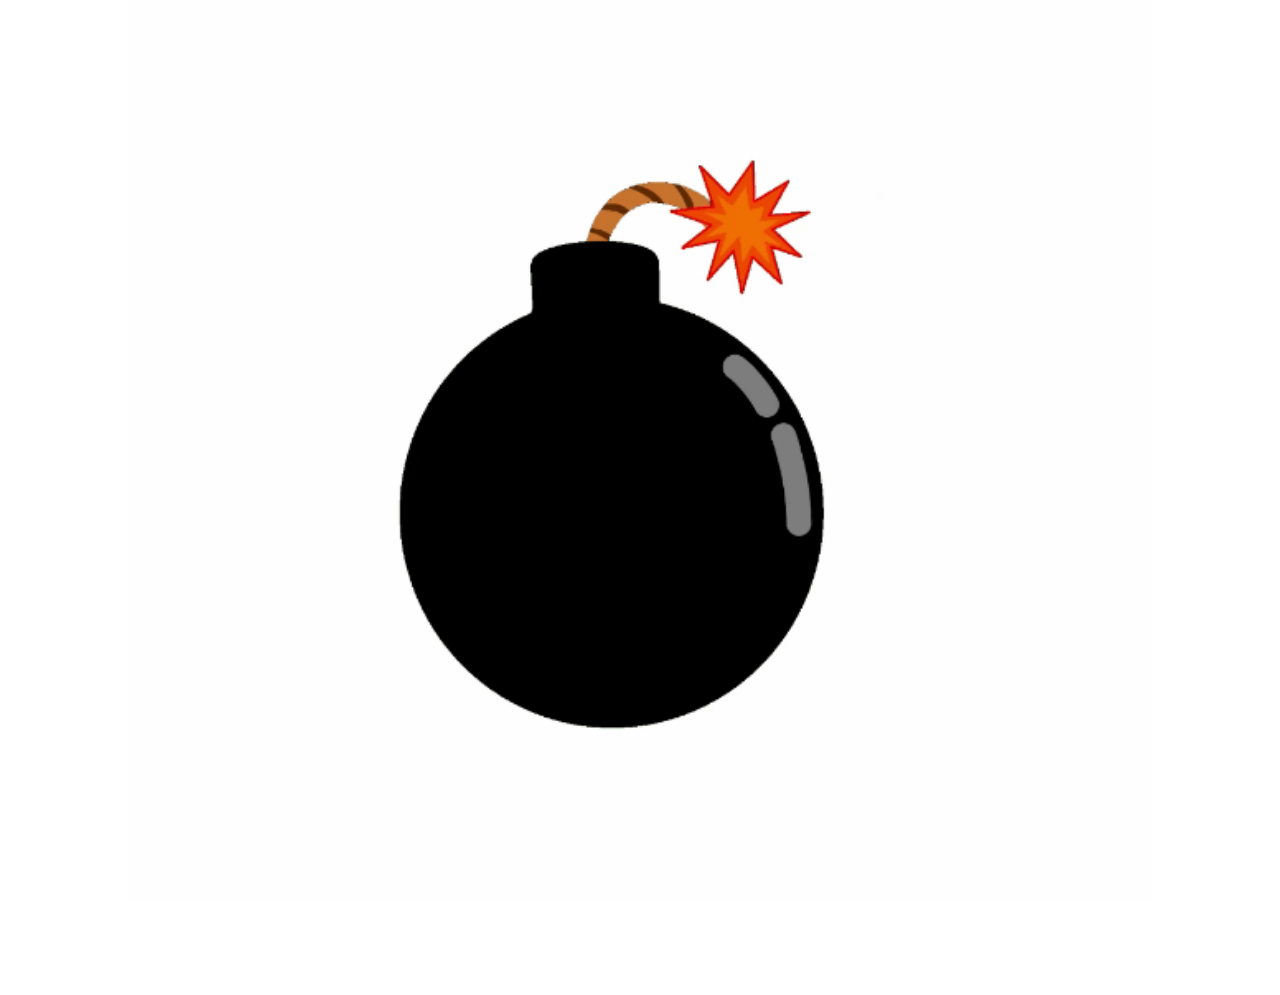
<file: index.html>
<!DOCTYPE html>
<html lang="ko">
<head>
    <meta charset="UTF-8">
    <meta name="viewport" content="width=device-width, initial-scale=1.0">
    <title>폭탄 게임 - 시작</title>
    <link rel="stylesheet" href="styles.css">
</head>
<body>
    <div class="page">
        <img src="bomb_before.png" alt="폭탄 이미지" class="responsive-image clickable-image">
        <button id="startButton">시작</button>
    </div>
    <script>
        document.querySelector('.clickable-image').addEventListener('click', () => {
            window.location.href = 'page2.html';
        });

        document.getElementById('startButton').addEventListener('click', () => {
            window.location.href = 'page2.html';
        });
    </script>
</body>
</html>
</file>
<file: styles.css>
body, html {
    margin: 0;
    padding: 0;
    width: 100%;
    height: 100%;
    overflow: hidden; /* 스크롤을 숨깁니다 */
    display: flex;
    justify-content: center;
    align-items: center;
    font-family: Arial, sans-serif;
}

.page {
    display: flex;
    flex-direction: column;
    align-items: center;
    justify-content: center;
    width: 100%;
    height: 100%;
}

.page img {
    max-width: 80%;
    height: auto;
}

.responsive-image {
    width: 100%;
    height: auto;
    max-width: 800px; /* 원하는 최대 크기를 설정할 수 있습니다 */
}

.clickable-image {
    cursor: pointer;
}

.page button {
    margin-top: 20px;
    padding: 10px 20px;
    font-size: 16px;
}

#explosionImage {
    animation: explosion 1s steps(10) 1;
}

@keyframes explosion {
    from { background-position: 0; }
    to { background-position: -1000px; }
}
</file>
